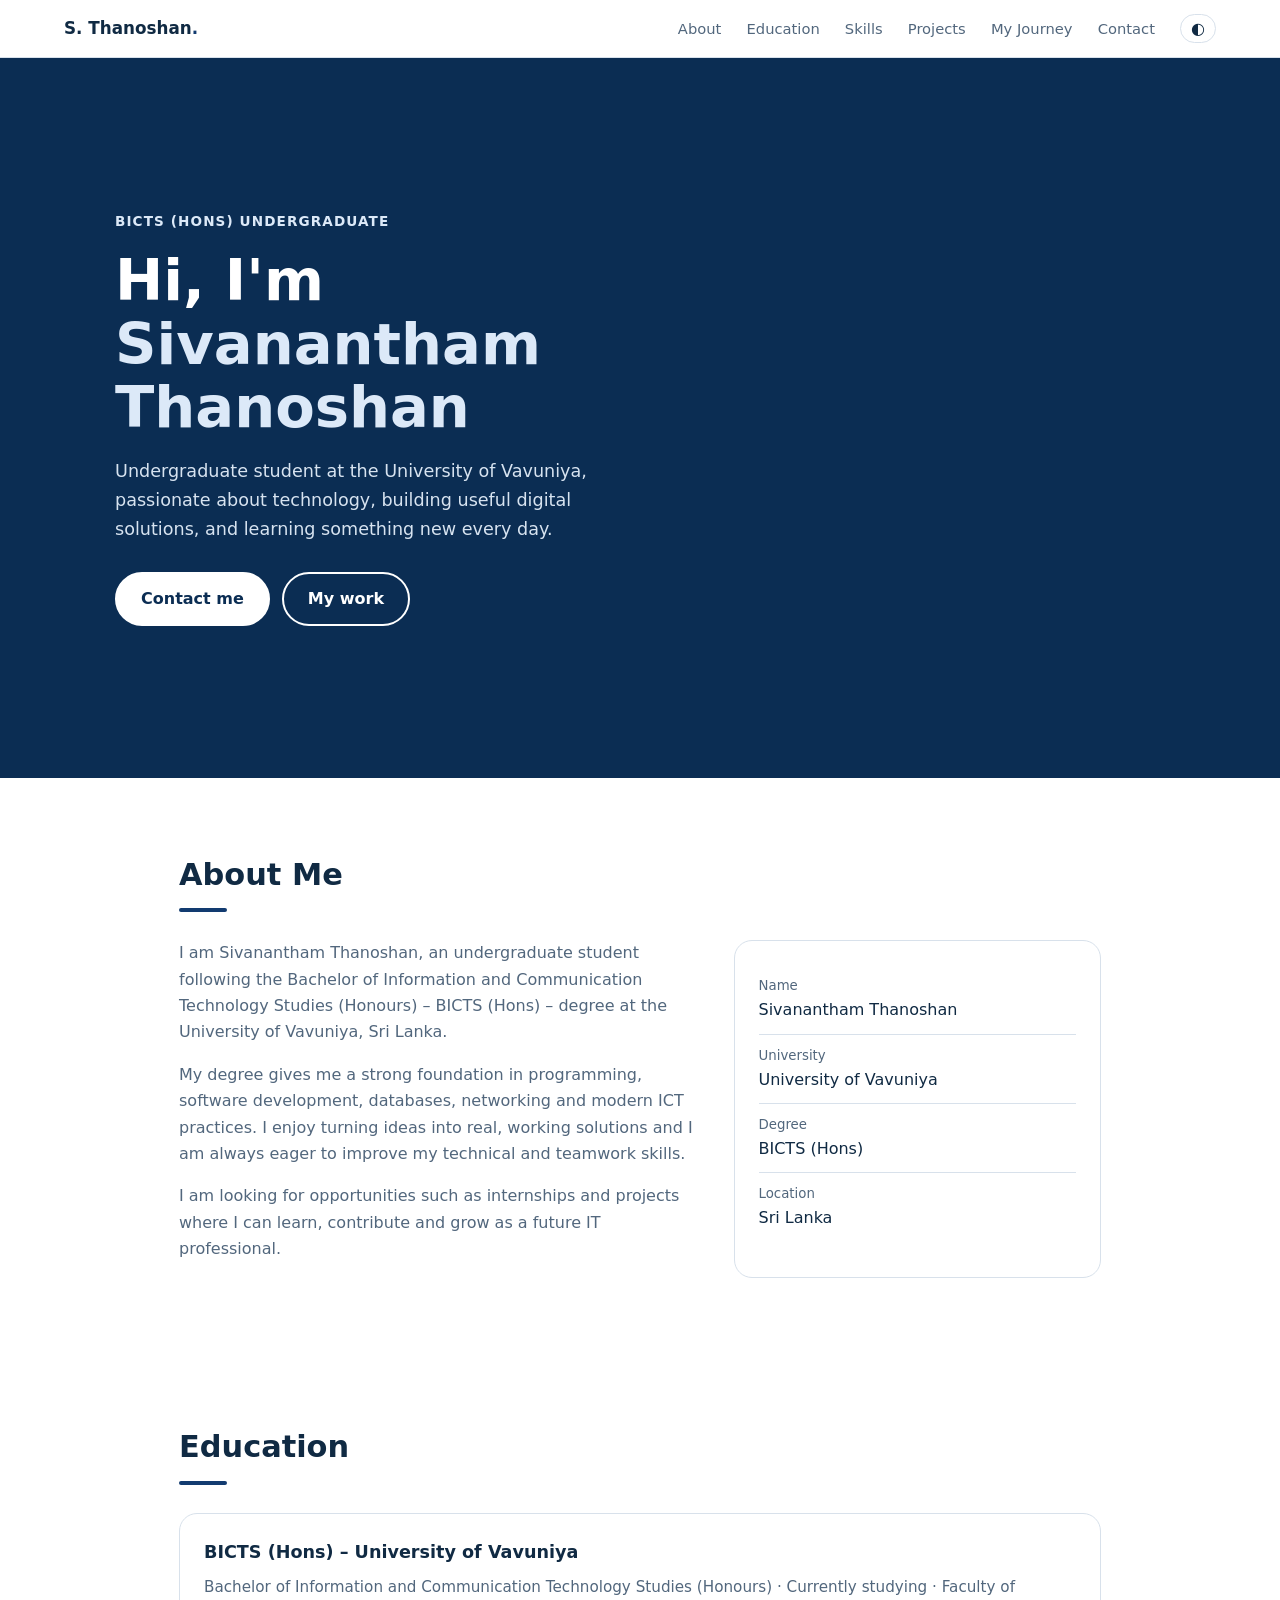
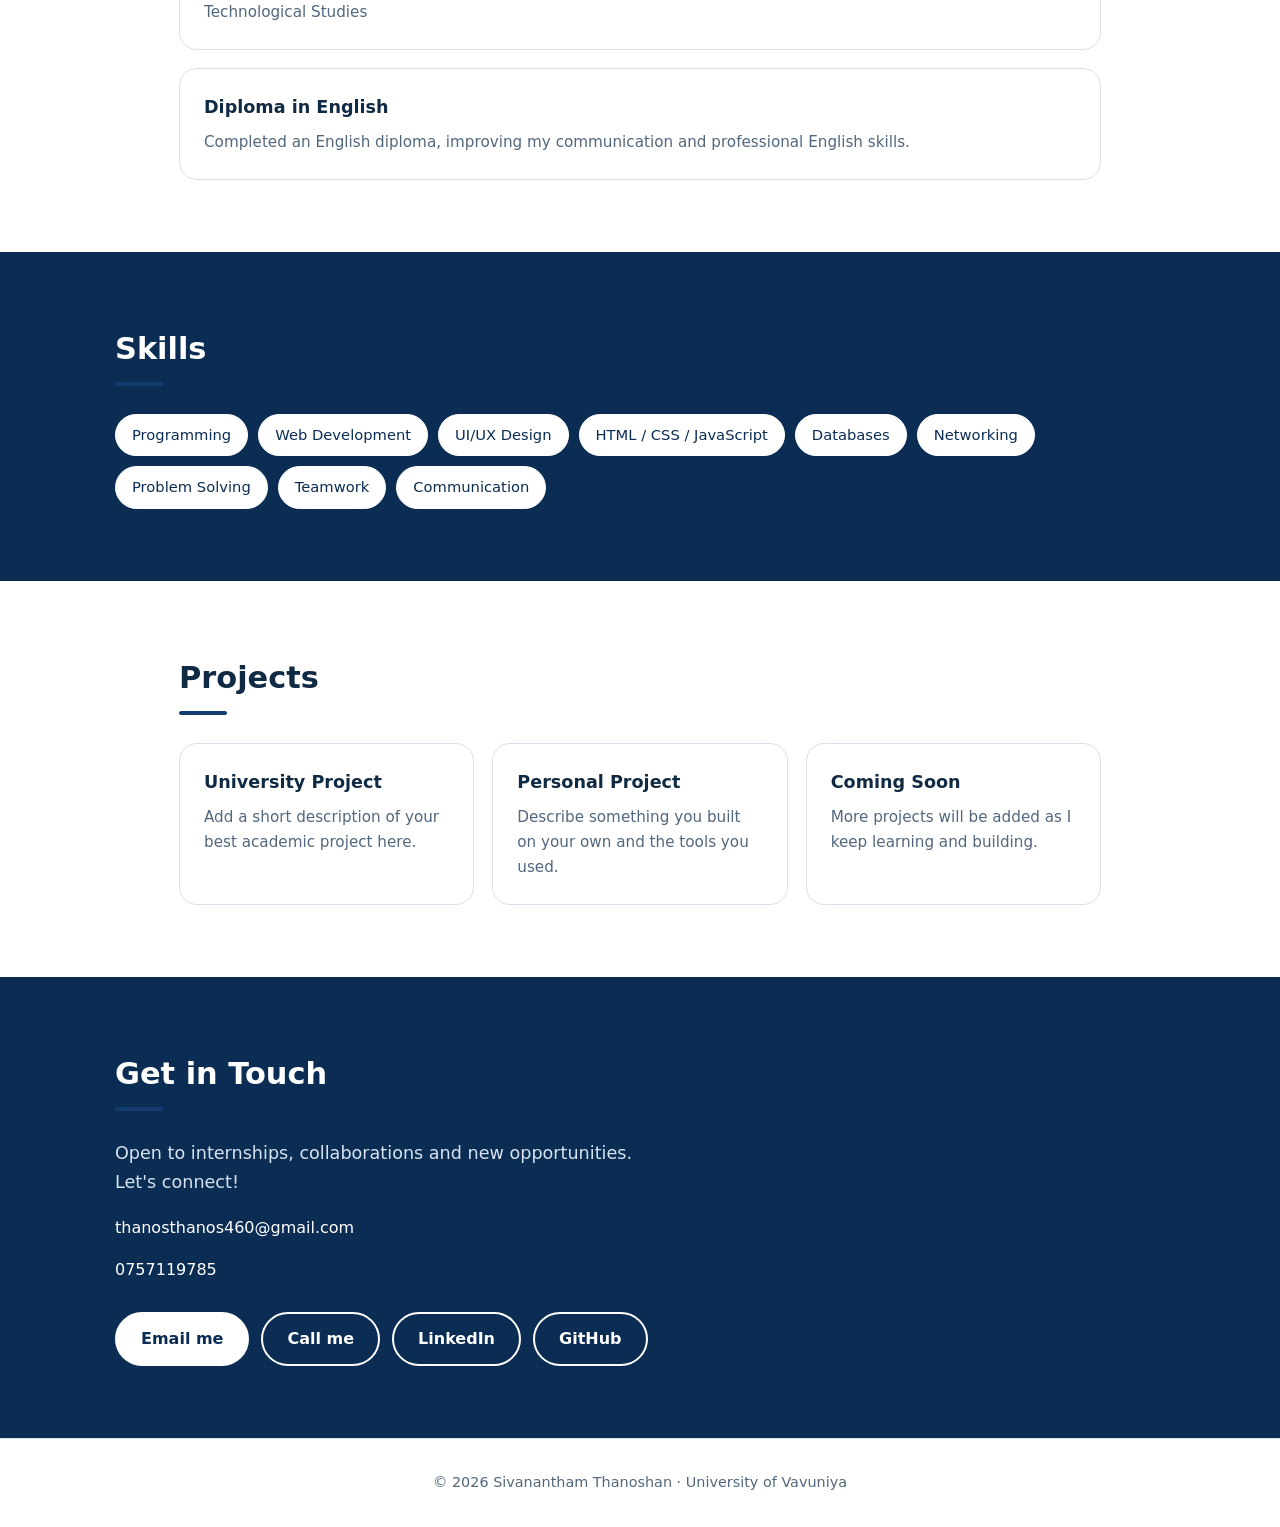
<file: index.html>
<!DOCTYPE html>
<html lang="en">
<head>
<meta charset="utf-8">
<meta name="viewport" content="width=device-width, initial-scale=1, viewport-fit=cover">
<title>Sivanantham Thanoshan | Portfolio</title>
<link rel="stylesheet" href="style.css">
</head>
<body>

<nav>
  <b>S. Thanoshan<span>.</span></b>
  <div>
    <a href="index.html#about">About</a>
    <a href="index.html#education">Education</a>
    <a href="index.html#skills">Skills</a>
    <a href="index.html#projects">Projects</a>
    <a href="journey.html">My Journey</a>
    <a href="index.html#contact">Contact</a>
    <button class="theme-btn" id="themeBtn" aria-label="Toggle theme">&#9680;</button>
  </div>
</nav>


<section class="hero">
<div>
<div class="tag">BICTS (Hons) Undergraduate</div>
<h1>Hi, I'm <em>Sivanantham Thanoshan</em></h1>
<p class="lead">Undergraduate student at the University of Vavuniya, passionate about technology, building useful digital solutions, and learning something new every day.</p>
<div class="btns"><a class="btn" href="#contact">Contact me</a><a class="btn o" href="#projects">My work</a></div>
</div>
<div class="photo<img alt="Sivanantham Thanoshan" src="./photo.jpg"></div>
</section>

<section id="about">
<h2>About Me</h2>
<div class="about">
<div>
<p>I am Sivanantham Thanoshan, an undergraduate student following the Bachelor of Information and Communication Technology Studies (Honours) – BICTS (Hons) – degree at the University of Vavuniya, Sri Lanka.</p>
<p>My degree gives me a strong foundation in programming, software development, databases, networking and modern ICT practices. I enjoy turning ideas into real, working solutions and I am always eager to improve my technical and teamwork skills.</p>
<p>I am looking for opportunities such as internships and projects where I can learn, contribute and grow as a future IT professional.</p>
</div>
<div class="facts">
<div><small>Name</small>Sivanantham Thanoshan</div>
<div><small>University</small>University of Vavuniya</div>
<div><small>Degree</small>BICTS (Hons)</div>
<div><small>Location</small>Sri Lanka</div>
</div>
</div>
</section>

<section id="education">
<h2>Education</h2>
<div class="timeline">
<div class="card"><h3>BICTS (Hons) – University of Vavuniya</h3><p>Bachelor of Information and Communication Technology Studies (Honours) · Currently studying · Faculty of Technological Studies</p></div>
<div class="card"><h3>Diploma in English</h3><p>Completed an English diploma, improving my communication and professional English skills.</p></div>
</div>
</section>

<section id="skills">
<h2>Skills</h2>
<div class="chips"><span>Programming</span><span>Web Development</span><span>UI/UX Design</span><span>HTML / CSS / JavaScript</span><span>Databases</span><span>Networking</span><span>Problem Solving</span><span>Teamwork</span><span>Communication</span></div>
</section>

<section id="projects">
<h2>Projects</h2>
<div class="grid">
<div class="card"><h3>University Project</h3><p>Add a short description of your best academic project here.</p></div>
<div class="card"><h3>Personal Project</h3><p>Describe something you built on your own and the tools you used.</p></div>
<div class="card"><h3>Coming Soon</h3><p>More projects will be added as I keep learning and building.</p></div>
</div>
</section>

<section id="contact">
<h2>Get in Touch</h2>
<p class="lead">Open to internships, collaborations and new opportunities. Let's connect!</p>
<p><a href="mailto:thanosthanos460@gmail.com">thanosthanos460@gmail.com</a></p>
<p><a href="tel:0757119785">0757119785</a></p>
<div class="btns"><a class="btn" href="mailto:thanosthanos460@gmail.com">Email me</a><a class="btn o" href="tel:0757119785">Call me</a><a class="btn o" href="https://www.linkedin.com/">LinkedIn</a><a class="btn o" href="https://github.com/">GitHub</a></div>
</section>

<footer>© 2026 Sivanantham Thanoshan · University of Vavuniya</footer>
<script src="script.js"></script>
</body>
</html>
</file>
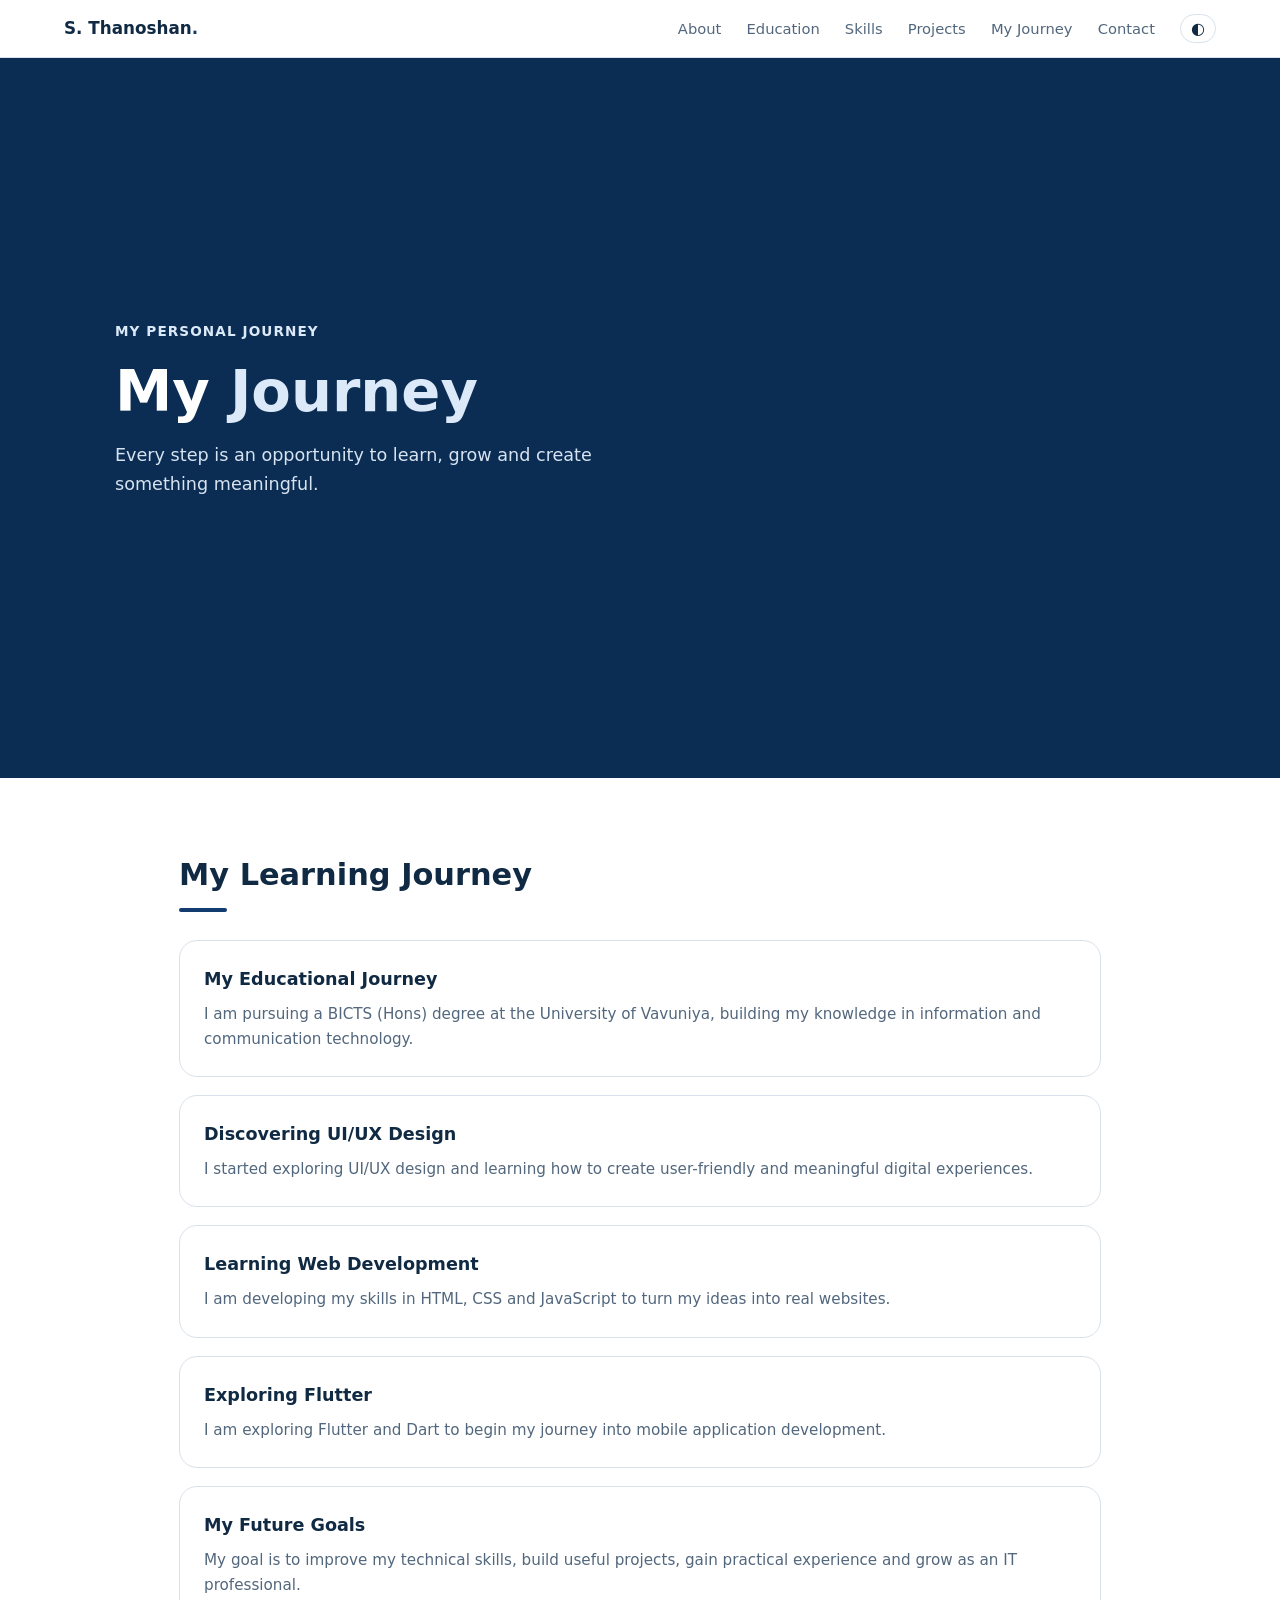
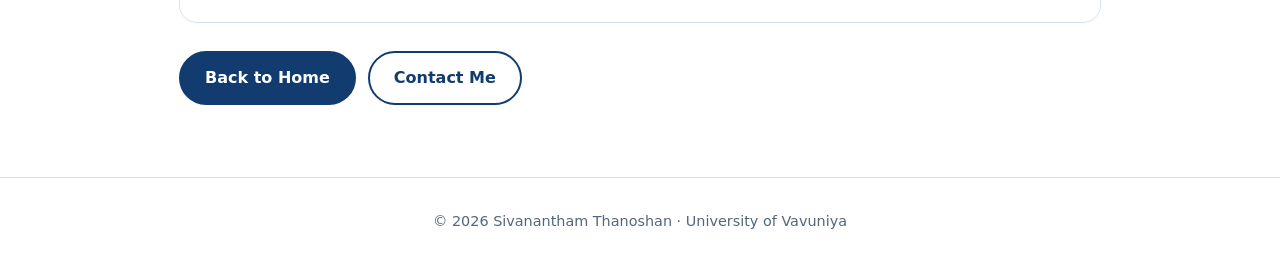
<file: journey.html>
<!DOCTYPE html>
<html lang="en">
<head>
  <meta charset="utf-8">
  <meta name="viewport" content="width=device-width, initial-scale=1">
  <title>My Journey | Sivanantham Thanoshan</title>
  <link rel="stylesheet" href="style.css">
</head>
<body>

<nav>
  <b>S. Thanoshan<span>.</span></b>
  <div>
    <a href="index.html#about">About</a>
    <a href="index.html#education">Education</a>
    <a href="index.html#skills">Skills</a>
    <a href="index.html#projects">Projects</a>
    <a href="journey.html">My Journey</a>
    <a href="index.html#contact">Contact</a>
    <button class="theme-btn" id="themeBtn" aria-label="Toggle theme">&#9680;</button>
  </div>
</nav>

<section class="hero">
  <div>
    <div class="tag">My Personal Journey</div>
    <h1>My <em>Journey</em></h1>
    <p class="lead">
      Every step is an opportunity to learn, grow and create
      something meaningful.
    </p>
  </div>
</section>

<section id="journey">
  <h2>My Learning Journey</h2>

  <div class="timeline">
    <div class="card">
      <h3>My Educational Journey</h3>
      <p>
        I am pursuing a BICTS (Hons) degree at the University
        of Vavuniya, building my knowledge in information
        and communication technology.
      </p>
    </div>

    <div class="card">
      <h3>Discovering UI/UX Design</h3>
      <p>
        I started exploring UI/UX design and learning how to
        create user-friendly and meaningful digital experiences.
      </p>
    </div>

    <div class="card">
      <h3>Learning Web Development</h3>
      <p>
        I am developing my skills in HTML, CSS and JavaScript
        to turn my ideas into real websites.
      </p>
    </div>

    <div class="card">
      <h3>Exploring Flutter</h3>
      <p>
        I am exploring Flutter and Dart to begin my journey
        into mobile application development.
      </p>
    </div>

    <div class="card">
      <h3>My Future Goals</h3>
      <p>
        My goal is to improve my technical skills, build useful
        projects, gain practical experience and grow as an IT professional.
      </p>
    </div>
  </div>

  <div class="btns">
    <a class="btn" href="index.html">Back to Home</a>
    <a class="btn o" href="index.html#contact">Contact Me</a>
  </div>
</section>

<footer>
  © 2026 Sivanantham Thanoshan · University of Vavuniya
</footer>

<script src="script.js"></script>
</body>
</html>
</file>
<file: style.css>
:root{--bg:#fff;--card:#fff;--text:#102a43;--muted:#52677d;--accent:#123b70;--accent2:#0b2d53;--line:#d8e1eb;box-sizing:border-box;padding-top:env(safe-area-inset-top,0px);padding-bottom:env(safe-area-inset-bottom,0px)}
:root[data-theme="dark"]{--bg:#0b1f3a;--card:#142d4d;--text:#f5f8fc;--muted:#c0ccda;--accent:#fff;--accent2:#dce9f8;--line:#294362}
html{scroll-behavior:smooth;scroll-padding-top:70px}
*{box-sizing:border-box}
body{margin:0;background:var(--bg);color:var(--text);font-family:Inter,system-ui,-apple-system,"Segoe UI",sans-serif;line-height:1.65}
a{color:inherit;text-decoration:none}
nav{position:sticky;top:env(safe-area-inset-top,0px);z-index:20;background:var(--bg);border-bottom:1px solid var(--line);display:flex;justify-content:space-between;align-items:center;padding:14px 5vw}
nav b{font-size:1.05rem}nav b span{color:var(--accent)}
nav div a{margin-left:20px;color:var(--muted);font-size:.92rem}nav div a:hover{color:var(--accent)}
section{max-width:1050px;margin:auto;padding:72px 5vw}
.hero{display:grid;grid-template-columns:1.2fr .8fr;gap:48px;align-items:center;min-height:80vh}
.hero,#skills,#contact{max-width:none;padding-left:max(5vw,calc((100vw - 1050px)/2));padding-right:max(5vw,calc((100vw - 1050px)/2));background:#0b2d53;color:#fff}
.hero .lead,#contact .lead{color:#d7e3f0}
.hero h1 em{color:#dce9f8}
.hero .tag{color:#dce9f8}
.hero .btn,#contact .btn{background:#fff;border-color:#fff;color:#0b2d53}
.hero .btn.o,#contact .btn.o{background:transparent;color:#fff;border-color:#fff}
#skills .chips span{background:#fff;color:#0b2d53;border-color:#fff}
#contact a:not(.btn){color:#fff}
.tag{color:var(--accent);font-weight:600;letter-spacing:.08em;font-size:.85rem;text-transform:uppercase}
h1{font-size:clamp(2.2rem,5vw,3.6rem);line-height:1.1;margin:.3em 0}
h1 em{font-style:normal;color:var(--accent2)}
h2{font-size:1.9rem;margin:0 0 28px}h2::after{content:"";display:block;width:48px;height:4px;background:var(--accent);margin-top:8px;border-radius:2px}
.lead{color:var(--muted);font-size:1.1rem;max-width:520px}
.btns{margin-top:28px;display:flex;gap:12px;flex-wrap:wrap}
.btn{padding:12px 24px;border-radius:999px;font-weight:600;border:2px solid var(--accent);background:var(--accent);color:#fff}
.btn.o{background:transparent;color:var(--accent)}
.photo{position:relative;justify-self:center}
.photo img{width:100%;max-width:340px;border-radius:24px;display:block;box-shadow:0 24px 60px rgba(0,0,0,.25);position:relative}
.photo::before{content:"";position:absolute;inset:18px -18px -18px 18px;border:3px solid var(--accent);border-radius:24px}
.about{display:grid;grid-template-columns:1.4fr 1fr;gap:40px}
.about p{color:var(--muted);margin-top:0}
.facts{background:var(--card);border:1px solid var(--line);border-radius:18px;padding:24px}
.facts div{padding:10px 0;border-bottom:1px solid var(--line)}.facts div:last-child{border:0}
.facts small{display:block;color:var(--muted)}
.grid{display:grid;grid-template-columns:repeat(auto-fit,minmax(220px,1fr));gap:18px}
.card{background:var(--card);border:1px solid var(--line);border-radius:18px;padding:24px;transition:.2s}
.card:hover{transform:translateY(-4px);border-color:var(--accent)}
.card h3{margin:0 0 8px;font-size:1.1rem}.card p{margin:0;color:var(--muted);font-size:.95rem}
.chips{display:flex;flex-wrap:wrap;gap:10px}
.chips span{background:var(--card);border:1px solid var(--line);padding:8px 16px;border-radius:999px;font-size:.92rem}
footer{text-align:center;color:var(--muted);padding:32px;border-top:1px solid var(--line);font-size:.9rem}
@media(max-width:760px){.hero,.about{grid-template-columns:1fr}.photo{order:-1;max-width:260px}nav div a:nth-child(n+4){display:none}section{padding:52px 6vw}.hero,#skills,#contact{padding-left:6vw;padding-right:6vw}}
.theme-btn{margin-left:20px;background:transparent;border:1px solid var(--line);color:var(--text);border-radius:999px;padding:4px 10px;cursor:pointer;font-size:1rem}
.reveal{opacity:0;transform:translateY(24px);transition:opacity .6s,transform .6s}
.reveal.show{opacity:1;transform:none}
nav div a.active{color:var(--accent)}
.timeline{display:grid;gap:18px}
</file>
